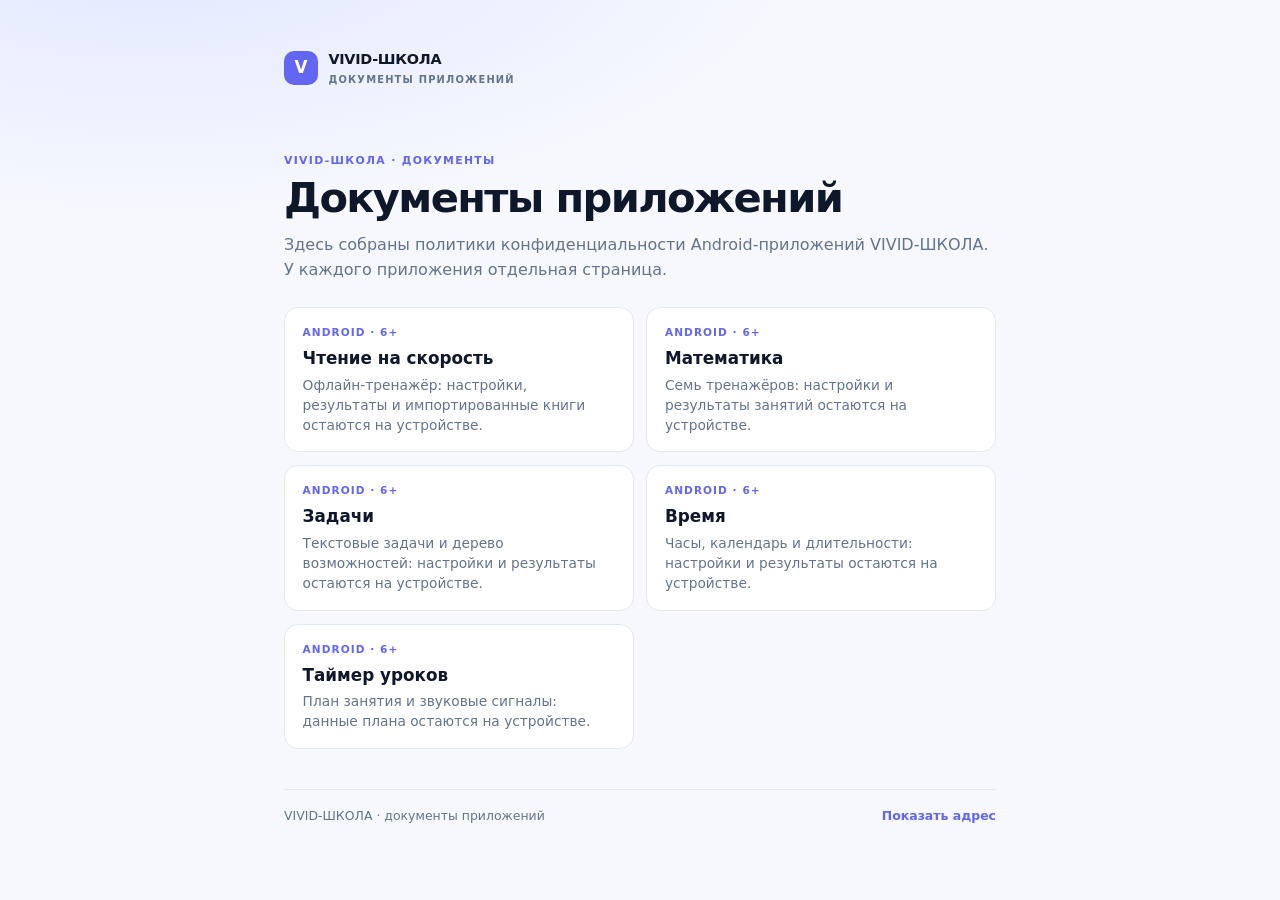
<file: index.html>
<!doctype html>
<html lang="ru">
<head>
  <meta charset="utf-8">
  <meta name="viewport" content="width=device-width,initial-scale=1">
  <meta name="theme-color" content="#6366f1">
  <meta name="color-scheme" content="light dark">
  <title>Документы приложений — VIVID-ШКОЛА</title>
  <meta name="description" content="Политики конфиденциальности Android-приложений VIVID-ШКОЛА: локальные данные, офлайн-работа и отсутствие сбора данных.">
  <link rel="canonical" href="https://vividlyvividlife.github.io/vivid-apps-legal/">
  <link rel="icon" href="assets/favicon.svg" type="image/svg+xml">
  <link rel="stylesheet" href="assets/styles.css">
  <script src="assets/email.js" defer></script>
</head>
<body>
  <a class="skip" href="#content">К содержанию</a>

  <div class="wrap">
    <header class="top">
      <a class="brand" href="./" aria-label="Документы приложений VIVID-ШКОЛА">
        <span class="brand-mark" aria-hidden="true">V</span>
        <span class="brand-text">
          <b>VIVID-ШКОЛА</b>
          <small>документы приложений</small>
        </span>
      </a>
    </header>

    <main id="content">
      <div class="kicker">VIVID-ШКОЛА · документы</div>
      <h1>Документы приложений</h1>
      <p class="lead">
        Здесь собраны политики конфиденциальности Android-приложений VIVID-ШКОЛА.
        У каждого приложения отдельная страница.
      </p>

      <nav class="docs" aria-label="Политики приложений">
        <a class="doc" href="speed-reading/">
          <span class="doc-tag">Android · 6+</span>
          <b>Чтение на скорость</b>
          <span>Офлайн-тренажёр: настройки, результаты и импортированные книги остаются на устройстве.</span>
        </a>
        <a class="doc" href="math/">
          <span class="doc-tag">Android · 6+</span>
          <b>Математика</b>
          <span>Семь тренажёров: настройки и результаты занятий остаются на устройстве.</span>
        </a>
        <a class="doc" href="tasks/">
          <span class="doc-tag">Android · 6+</span>
          <b>Задачи</b>
          <span>Текстовые задачи и дерево возможностей: настройки и результаты остаются на устройстве.</span>
        </a>
        <a class="doc" href="time/">
          <span class="doc-tag">Android · 6+</span>
          <b>Время</b>
          <span>Часы, календарь и длительности: настройки и результаты остаются на устройстве.</span>
        </a>
        <a class="doc" href="lesson-timer/">
          <span class="doc-tag">Android · 6+</span>
          <b>Таймер уроков</b>
          <span>План занятия и звуковые сигналы: данные плана остаются на устройстве.</span>
        </a>
      </nav>
    </main>

    <footer class="foot">
      <span>VIVID-ШКОЛА · документы приложений</span>
      <button
        class="email-reveal"
        type="button"
        data-mail-user="dml2aWRseS52aXZpZGxpZmU="
        data-mail-domain="Z21haWwuY29t"
        aria-label="Показать адрес электронной почты"
      >Показать адрес</button>
    </footer>
  </div>
</body>
</html>
</file>
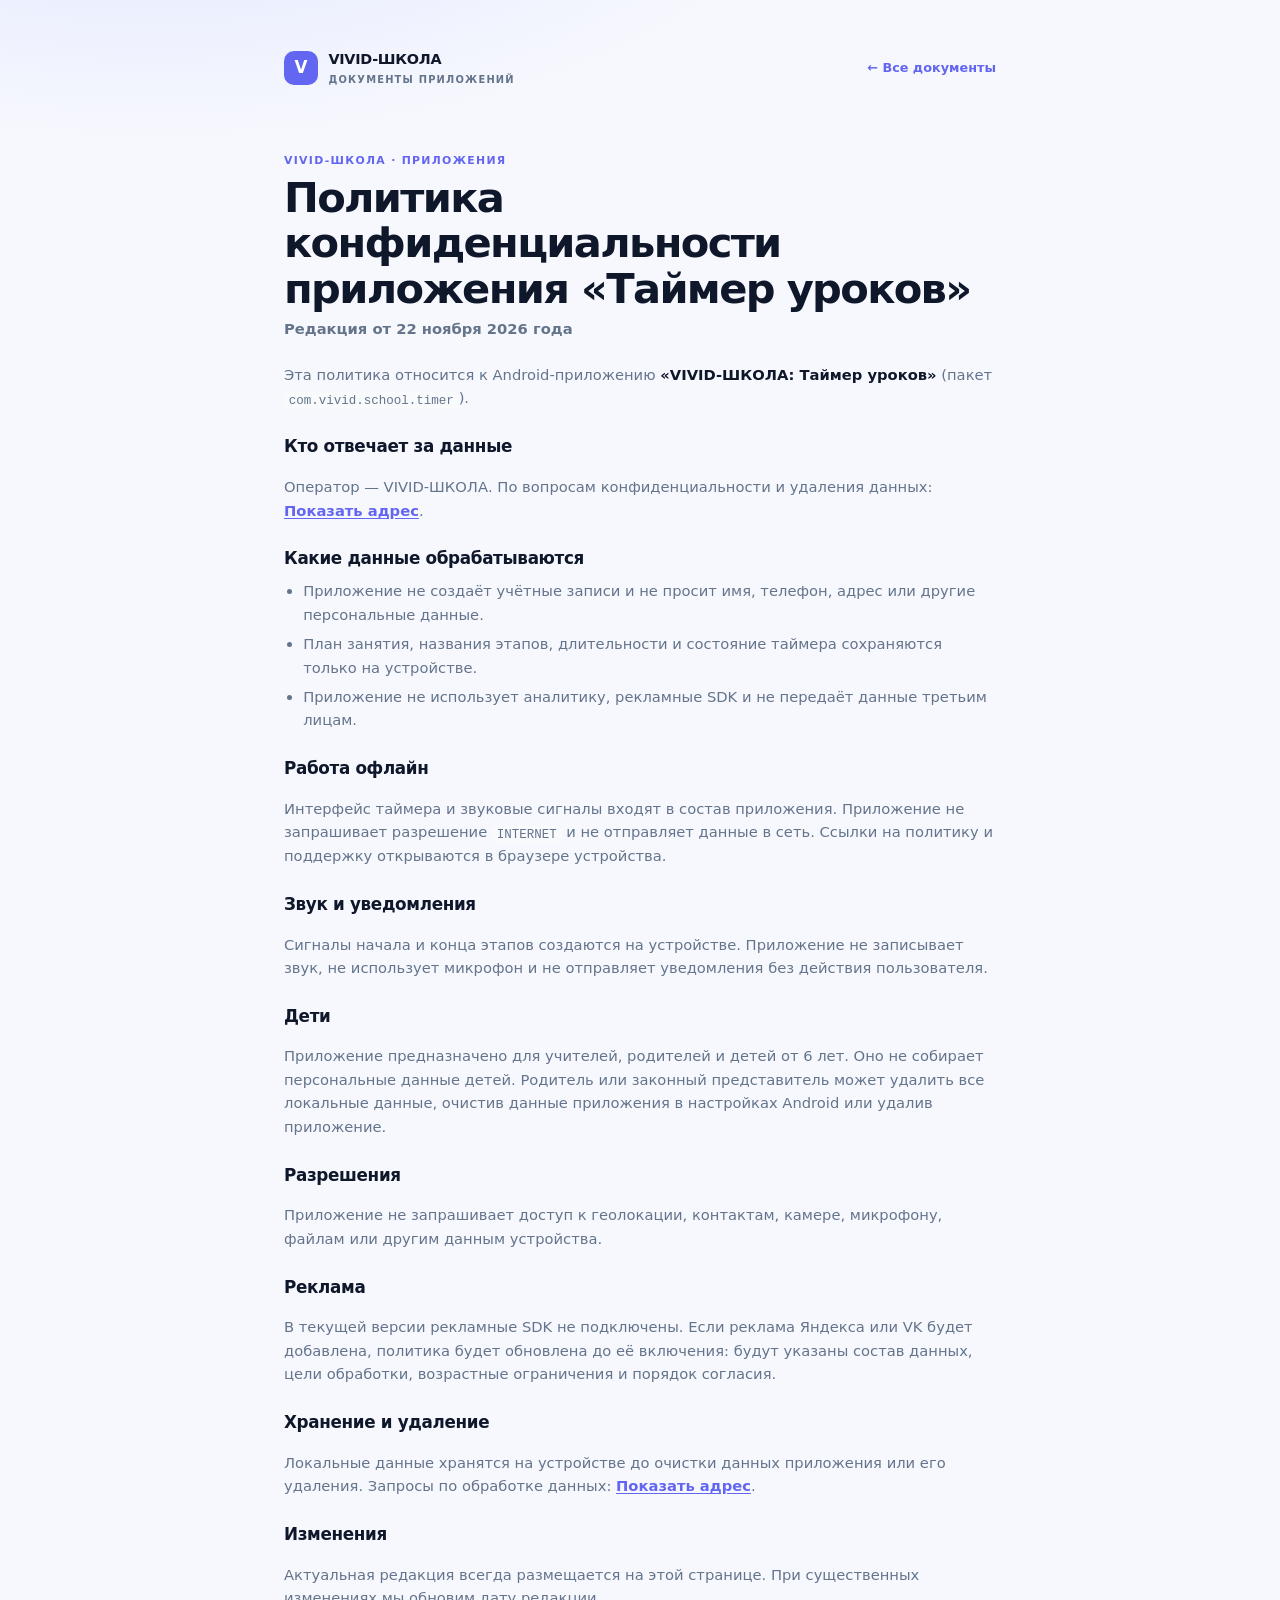
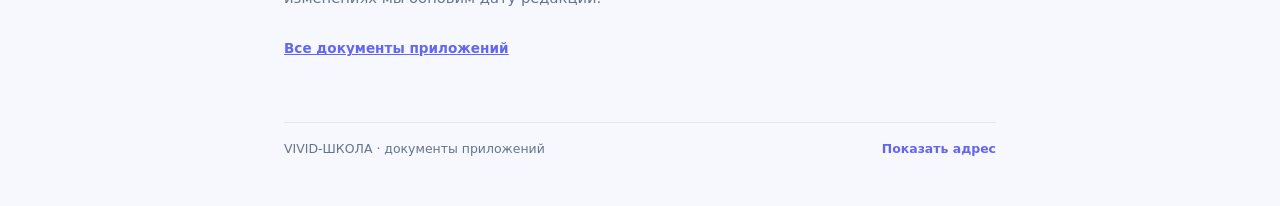
<file: lesson-timer/index.html>
<!doctype html>
<html lang="ru">
<head>
  <meta charset="utf-8">
  <meta name="viewport" content="width=device-width,initial-scale=1">
  <meta name="theme-color" content="#6366f1">
  <meta name="color-scheme" content="light dark">
  <title>Политика конфиденциальности приложения «Таймер уроков» — VIVID-ШКОЛА</title>
  <meta name="description" content="Политика конфиденциальности Android-приложения VIVID-ШКОЛА: Таймер уроков: локальный план занятий, работа офлайн, отсутствие сбора данных.">
  <link rel="canonical" href="https://vividlyvividlife.github.io/vivid-apps-legal/lesson-timer/">
  <link rel="icon" href="../assets/favicon.svg" type="image/svg+xml">
  <link rel="stylesheet" href="../assets/styles.css">
  <script src="../assets/email.js" defer></script>
</head>
<body>
  <a class="skip" href="#content">К содержанию</a>

  <div class="wrap">
    <header class="top">
      <a class="brand" href="../" aria-label="Документы приложений VIVID-ШКОЛА">
        <span class="brand-mark" aria-hidden="true">V</span>
        <span class="brand-text">
          <b>VIVID-ШКОЛА</b>
          <small>документы приложений</small>
        </span>
      </a>
      <a class="back" href="../">← Все документы</a>
    </header>

    <main id="content">
      <article class="doc-page">
        <div class="kicker">VIVID-ШКОЛА · приложения</div>
        <h1>Политика конфиденциальности приложения «Таймер уроков»</h1>
        <p class="doc-date">Редакция от 22 ноября 2026 года</p>

        <p>
          Эта политика относится к Android-приложению
          <b>«VIVID-ШКОЛА: Таймер уроков»</b>
          (пакет <code>com.vivid.school.timer</code>).
        </p>

        <h2>Кто отвечает за данные</h2>
        <p>
          Оператор — VIVID-ШКОЛА. По вопросам конфиденциальности и удаления данных:
          <button
            class="email-reveal"
            type="button"
            data-mail-user="dml2aWRseS52aXZpZGxpZmU="
            data-mail-domain="Z21haWwuY29t"
            aria-label="Показать адрес электронной почты"
          >Показать адрес</button>.
        </p>

        <h2>Какие данные обрабатываются</h2>
        <ul>
          <li>Приложение не создаёт учётные записи и не просит имя, телефон, адрес или другие персональные данные.</li>
          <li>План занятия, названия этапов, длительности и состояние таймера сохраняются только на устройстве.</li>
          <li>Приложение не использует аналитику, рекламные SDK и не передаёт данные третьим лицам.</li>
        </ul>

        <h2>Работа офлайн</h2>
        <p>
          Интерфейс таймера и звуковые сигналы входят в состав приложения. Приложение не
          запрашивает разрешение <code>INTERNET</code> и не отправляет данные в сеть. Ссылки на
          политику и поддержку открываются в браузере устройства.
        </p>

        <h2>Звук и уведомления</h2>
        <p>
          Сигналы начала и конца этапов создаются на устройстве. Приложение не записывает звук,
          не использует микрофон и не отправляет уведомления без действия пользователя.
        </p>

        <h2>Дети</h2>
        <p>
          Приложение предназначено для учителей, родителей и детей от 6 лет. Оно не собирает
          персональные данные детей. Родитель или законный представитель может удалить все
          локальные данные, очистив данные приложения в настройках Android или удалив приложение.
        </p>

        <h2>Разрешения</h2>
        <p>
          Приложение не запрашивает доступ к геолокации, контактам, камере, микрофону,
          файлам или другим данным устройства.
        </p>

        <h2>Реклама</h2>
        <p>
          В текущей версии рекламные SDK не подключены. Если реклама Яндекса или VK будет
          добавлена, политика будет обновлена до её включения: будут указаны состав данных,
          цели обработки, возрастные ограничения и порядок согласия.
        </p>

        <h2>Хранение и удаление</h2>
        <p>
          Локальные данные хранятся на устройстве до очистки данных приложения или его удаления.
          Запросы по обработке данных:
          <button
            class="email-reveal"
            type="button"
            data-mail-user="dml2aWRseS52aXZpZGxpZmU="
            data-mail-domain="Z21haWwuY29t"
            aria-label="Показать адрес электронной почты"
          >Показать адрес</button>.
        </p>

        <h2>Изменения</h2>
        <p>
          Актуальная редакция всегда размещается на этой странице. При существенных изменениях
          мы обновим дату редакции.
        </p>

        <p class="doc-foot"><a href="../">Все документы приложений</a></p>
      </article>
    </main>

    <footer class="foot">
      <span>VIVID-ШКОЛА · документы приложений</span>
      <button
        class="email-reveal"
        type="button"
        data-mail-user="dml2aWRseS52aXZpZGxpZmU="
        data-mail-domain="Z21haWwuY29t"
        aria-label="Показать адрес электронной почты"
      >Показать адрес</button>
    </footer>
  </div>
</body>
</html>
</file>
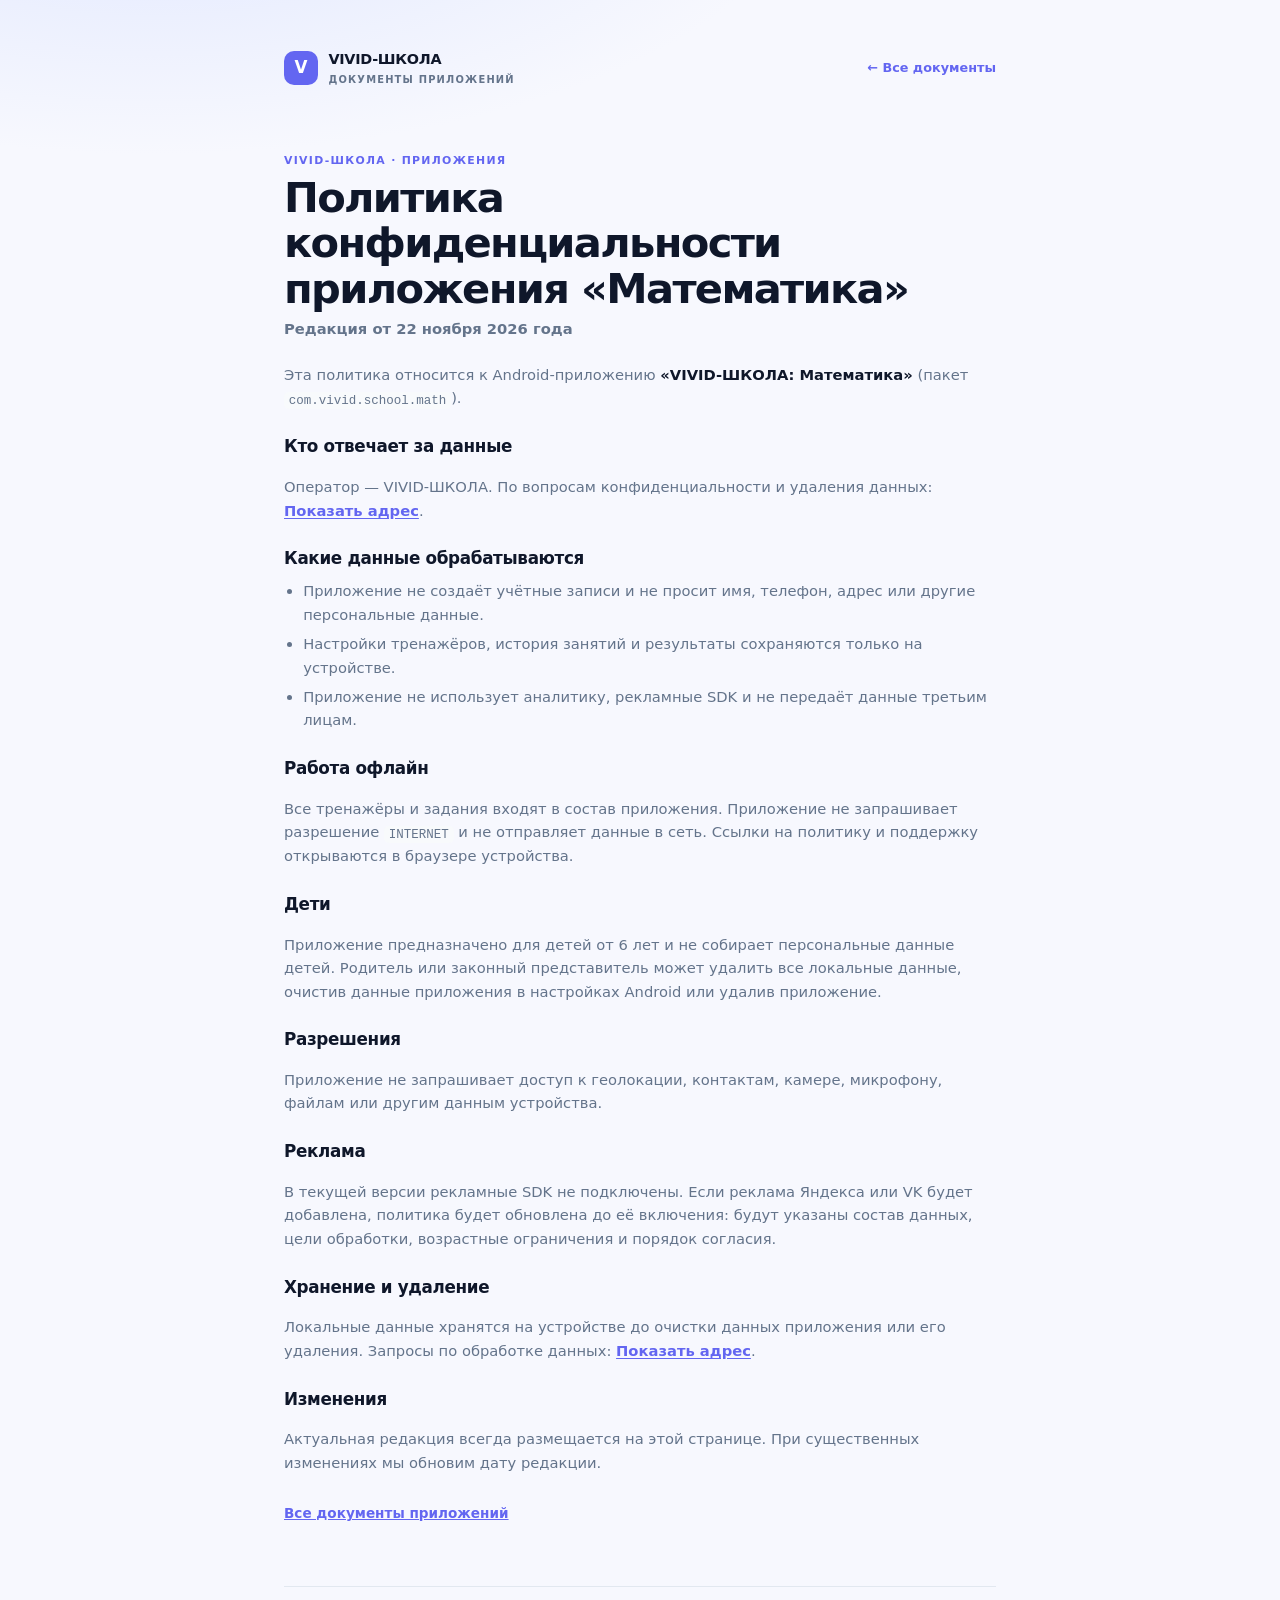
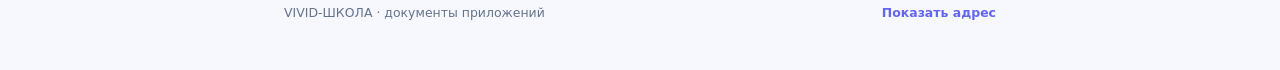
<file: math/index.html>
<!doctype html>
<html lang="ru">
<head>
  <meta charset="utf-8">
  <meta name="viewport" content="width=device-width,initial-scale=1">
  <meta name="theme-color" content="#6366f1">
  <meta name="color-scheme" content="light dark">
  <title>Политика конфиденциальности приложения «Математика» — VIVID-ШКОЛА</title>
  <meta name="description" content="Политика конфиденциальности Android-приложения VIVID-ШКОЛА: Математика: локальные настройки и результаты, работа офлайн, отсутствие сбора данных.">
  <link rel="canonical" href="https://vividlyvividlife.github.io/vivid-apps-legal/math/">
  <link rel="icon" href="../assets/favicon.svg" type="image/svg+xml">
  <link rel="stylesheet" href="../assets/styles.css">
  <script src="../assets/email.js" defer></script>
</head>
<body>
  <a class="skip" href="#content">К содержанию</a>

  <div class="wrap">
    <header class="top">
      <a class="brand" href="../" aria-label="Документы приложений VIVID-ШКОЛА">
        <span class="brand-mark" aria-hidden="true">V</span>
        <span class="brand-text">
          <b>VIVID-ШКОЛА</b>
          <small>документы приложений</small>
        </span>
      </a>
      <a class="back" href="../">← Все документы</a>
    </header>

    <main id="content">
      <article class="doc-page">
        <div class="kicker">VIVID-ШКОЛА · приложения</div>
        <h1>Политика конфиденциальности приложения «Математика»</h1>
        <p class="doc-date">Редакция от 22 ноября 2026 года</p>

        <p>
          Эта политика относится к Android-приложению
          <b>«VIVID-ШКОЛА: Математика»</b>
          (пакет <code>com.vivid.school.math</code>).
        </p>

        <h2>Кто отвечает за данные</h2>
        <p>
          Оператор — VIVID-ШКОЛА. По вопросам конфиденциальности и удаления данных:
          <button
            class="email-reveal"
            type="button"
            data-mail-user="dml2aWRseS52aXZpZGxpZmU="
            data-mail-domain="Z21haWwuY29t"
            aria-label="Показать адрес электронной почты"
          >Показать адрес</button>.
        </p>

        <h2>Какие данные обрабатываются</h2>
        <ul>
          <li>Приложение не создаёт учётные записи и не просит имя, телефон, адрес или другие персональные данные.</li>
          <li>Настройки тренажёров, история занятий и результаты сохраняются только на устройстве.</li>
          <li>Приложение не использует аналитику, рекламные SDK и не передаёт данные третьим лицам.</li>
        </ul>

        <h2>Работа офлайн</h2>
        <p>
          Все тренажёры и задания входят в состав приложения. Приложение не запрашивает
          разрешение <code>INTERNET</code> и не отправляет данные в сеть. Ссылки на политику и
          поддержку открываются в браузере устройства.
        </p>

        <h2>Дети</h2>
        <p>
          Приложение предназначено для детей от 6 лет и не собирает персональные данные детей.
          Родитель или законный представитель может удалить все локальные данные, очистив данные
          приложения в настройках Android или удалив приложение.
        </p>

        <h2>Разрешения</h2>
        <p>
          Приложение не запрашивает доступ к геолокации, контактам, камере, микрофону,
          файлам или другим данным устройства.
        </p>

        <h2>Реклама</h2>
        <p>
          В текущей версии рекламные SDK не подключены. Если реклама Яндекса или VK будет
          добавлена, политика будет обновлена до её включения: будут указаны состав данных,
          цели обработки, возрастные ограничения и порядок согласия.
        </p>

        <h2>Хранение и удаление</h2>
        <p>
          Локальные данные хранятся на устройстве до очистки данных приложения или его удаления.
          Запросы по обработке данных:
          <button
            class="email-reveal"
            type="button"
            data-mail-user="dml2aWRseS52aXZpZGxpZmU="
            data-mail-domain="Z21haWwuY29t"
            aria-label="Показать адрес электронной почты"
          >Показать адрес</button>.
        </p>

        <h2>Изменения</h2>
        <p>
          Актуальная редакция всегда размещается на этой странице. При существенных изменениях
          мы обновим дату редакции.
        </p>

        <p class="doc-foot"><a href="../">Все документы приложений</a></p>
      </article>
    </main>

    <footer class="foot">
      <span>VIVID-ШКОЛА · документы приложений</span>
      <button
        class="email-reveal"
        type="button"
        data-mail-user="dml2aWRseS52aXZpZGxpZmU="
        data-mail-domain="Z21haWwuY29t"
        aria-label="Показать адрес электронной почты"
      >Показать адрес</button>
    </footer>
  </div>
</body>
</html>
</file>
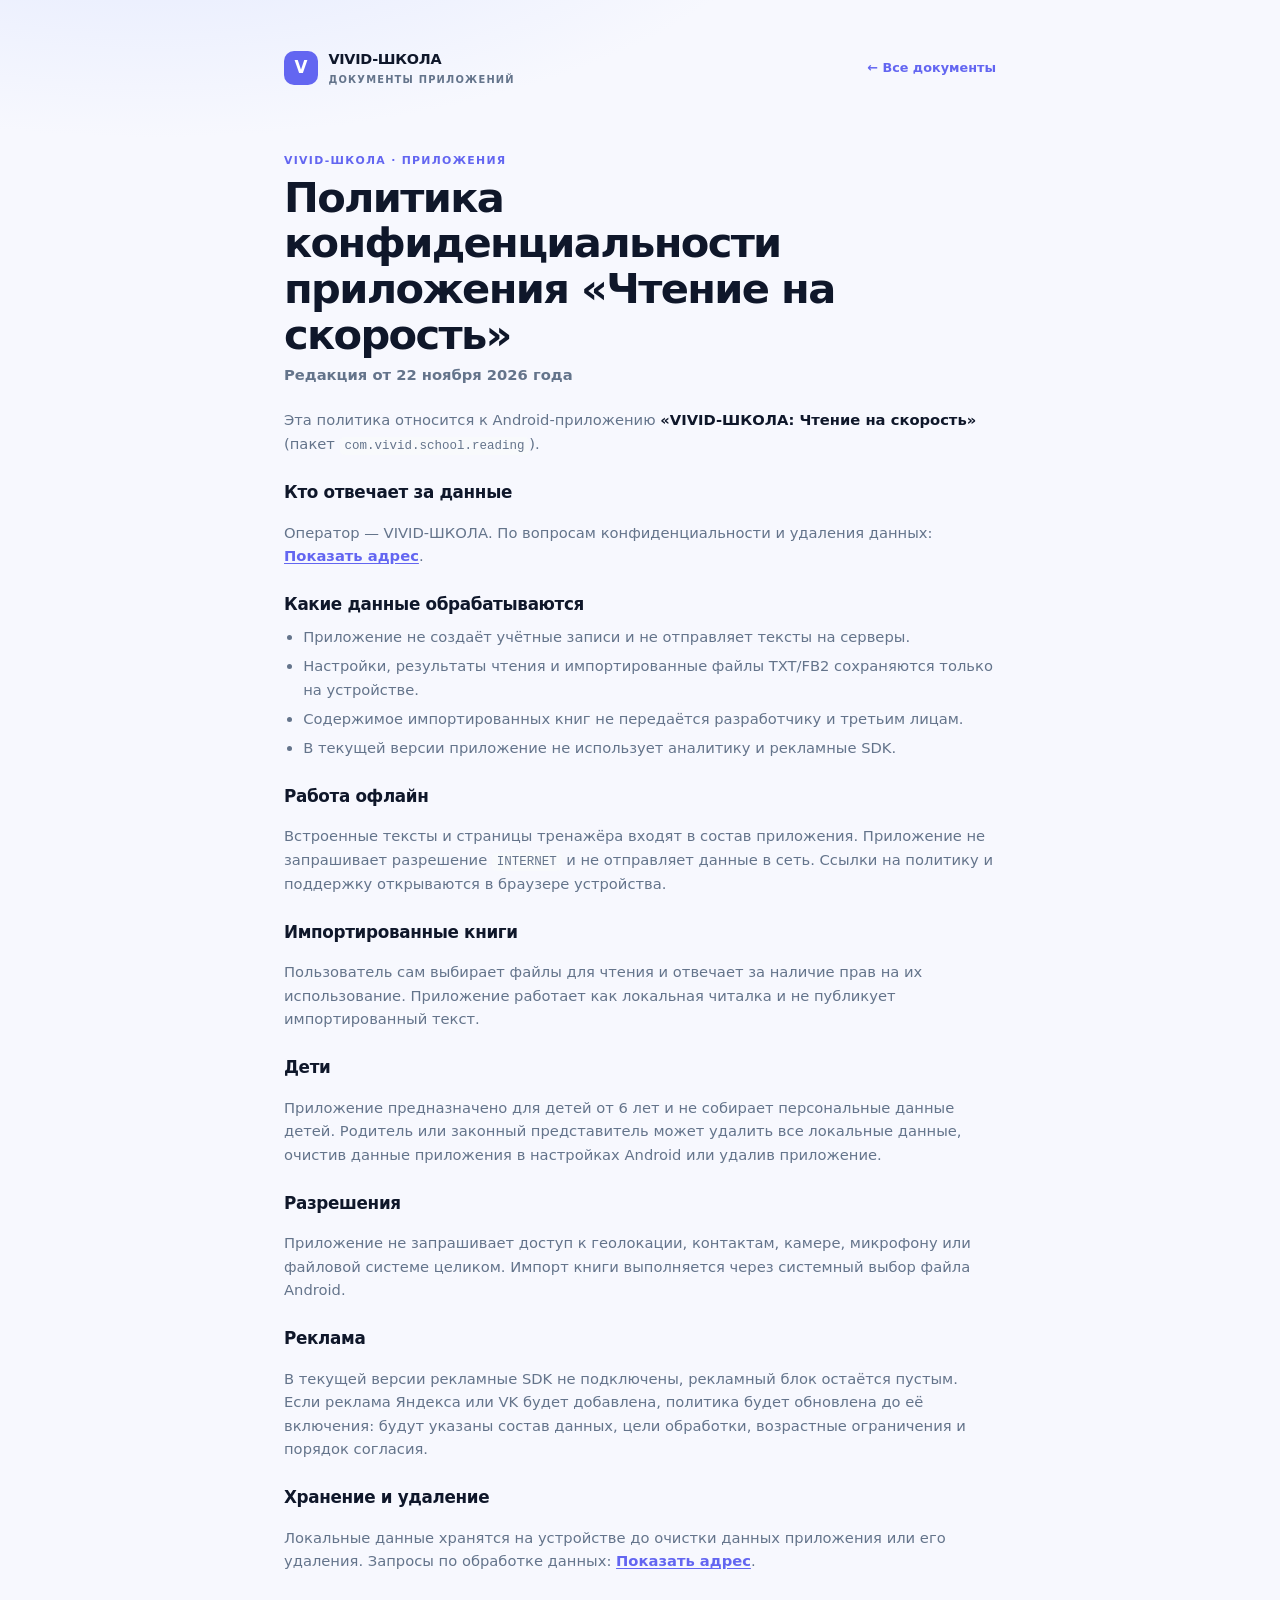
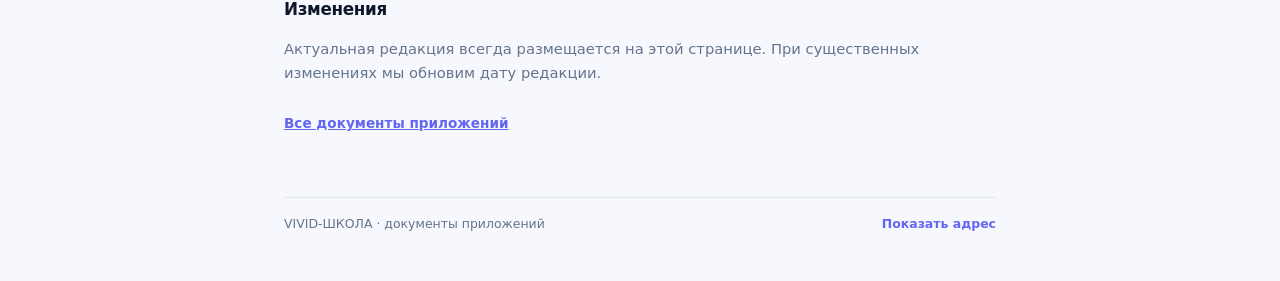
<file: speed-reading/index.html>
<!doctype html>
<html lang="ru">
<head>
  <meta charset="utf-8">
  <meta name="viewport" content="width=device-width,initial-scale=1">
  <meta name="theme-color" content="#6366f1">
  <meta name="color-scheme" content="light dark">
  <title>Политика конфиденциальности приложения «Чтение на скорость» — VIVID-ШКОЛА</title>
  <meta name="description" content="Политика конфиденциальности Android-приложения VIVID-ШКОЛА: Чтение на скорость: локальные данные, импорт TXT/FB2, работа офлайн и отсутствие сбора данных.">
  <link rel="canonical" href="https://vividlyvividlife.github.io/vivid-apps-legal/speed-reading/">
  <link rel="icon" href="../assets/favicon.svg" type="image/svg+xml">
  <link rel="stylesheet" href="../assets/styles.css">
  <script src="../assets/email.js" defer></script>
</head>
<body>
  <a class="skip" href="#content">К содержанию</a>

  <div class="wrap">
    <header class="top">
      <a class="brand" href="../" aria-label="Документы приложений VIVID-ШКОЛА">
        <span class="brand-mark" aria-hidden="true">V</span>
        <span class="brand-text">
          <b>VIVID-ШКОЛА</b>
          <small>документы приложений</small>
        </span>
      </a>
      <a class="back" href="../">← Все документы</a>
    </header>

    <main id="content">
      <article class="doc-page">
        <div class="kicker">VIVID-ШКОЛА · приложения</div>
        <h1>Политика конфиденциальности приложения «Чтение на скорость»</h1>
        <p class="doc-date">Редакция от 22 ноября 2026 года</p>

        <p>
          Эта политика относится к Android-приложению
          <b>«VIVID-ШКОЛА: Чтение на скорость»</b>
          (пакет <code>com.vivid.school.reading</code>).
        </p>

        <h2>Кто отвечает за данные</h2>
        <p>
          Оператор — VIVID-ШКОЛА. По вопросам конфиденциальности и удаления данных:
          <button
            class="email-reveal"
            type="button"
            data-mail-user="dml2aWRseS52aXZpZGxpZmU="
            data-mail-domain="Z21haWwuY29t"
            aria-label="Показать адрес электронной почты"
          >Показать адрес</button>.
        </p>

        <h2>Какие данные обрабатываются</h2>
        <ul>
          <li>Приложение не создаёт учётные записи и не отправляет тексты на серверы.</li>
          <li>Настройки, результаты чтения и импортированные файлы TXT/FB2 сохраняются только на устройстве.</li>
          <li>Содержимое импортированных книг не передаётся разработчику и третьим лицам.</li>
          <li>В текущей версии приложение не использует аналитику и рекламные SDK.</li>
        </ul>

        <h2>Работа офлайн</h2>
        <p>
          Встроенные тексты и страницы тренажёра входят в состав приложения. Приложение не
          запрашивает разрешение <code>INTERNET</code> и не отправляет данные в сеть. Ссылки на
          политику и поддержку открываются в браузере устройства.
        </p>

        <h2>Импортированные книги</h2>
        <p>
          Пользователь сам выбирает файлы для чтения и отвечает за наличие прав на их использование.
          Приложение работает как локальная читалка и не публикует импортированный текст.
        </p>

        <h2>Дети</h2>
        <p>
          Приложение предназначено для детей от 6 лет и не собирает персональные данные детей.
          Родитель или законный представитель может удалить все локальные данные, очистив данные
          приложения в настройках Android или удалив приложение.
        </p>

        <h2>Разрешения</h2>
        <p>
          Приложение не запрашивает доступ к геолокации, контактам, камере, микрофону или файловой
          системе целиком. Импорт книги выполняется через системный выбор файла Android.
        </p>

        <h2>Реклама</h2>
        <p>
          В текущей версии рекламные SDK не подключены, рекламный блок остаётся пустым. Если
          реклама Яндекса или VK будет добавлена, политика будет обновлена до её включения:
          будут указаны состав данных, цели обработки, возрастные ограничения и порядок согласия.
        </p>

        <h2>Хранение и удаление</h2>
        <p>
          Локальные данные хранятся на устройстве до очистки данных приложения или его удаления.
          Запросы по обработке данных:
          <button
            class="email-reveal"
            type="button"
            data-mail-user="dml2aWRseS52aXZpZGxpZmU="
            data-mail-domain="Z21haWwuY29t"
            aria-label="Показать адрес электронной почты"
          >Показать адрес</button>.
        </p>

        <h2>Изменения</h2>
        <p>
          Актуальная редакция всегда размещается на этой странице. При существенных изменениях
          мы обновим дату редакции.
        </p>

        <p class="doc-foot"><a href="../">Все документы приложений</a></p>
      </article>
    </main>

    <footer class="foot">
      <span>VIVID-ШКОЛА · документы приложений</span>
      <button
        class="email-reveal"
        type="button"
        data-mail-user="dml2aWRseS52aXZpZGxpZmU="
        data-mail-domain="Z21haWwuY29t"
        aria-label="Показать адрес электронной почты"
      >Показать адрес</button>
    </footer>
  </div>
</body>
</html>
</file>
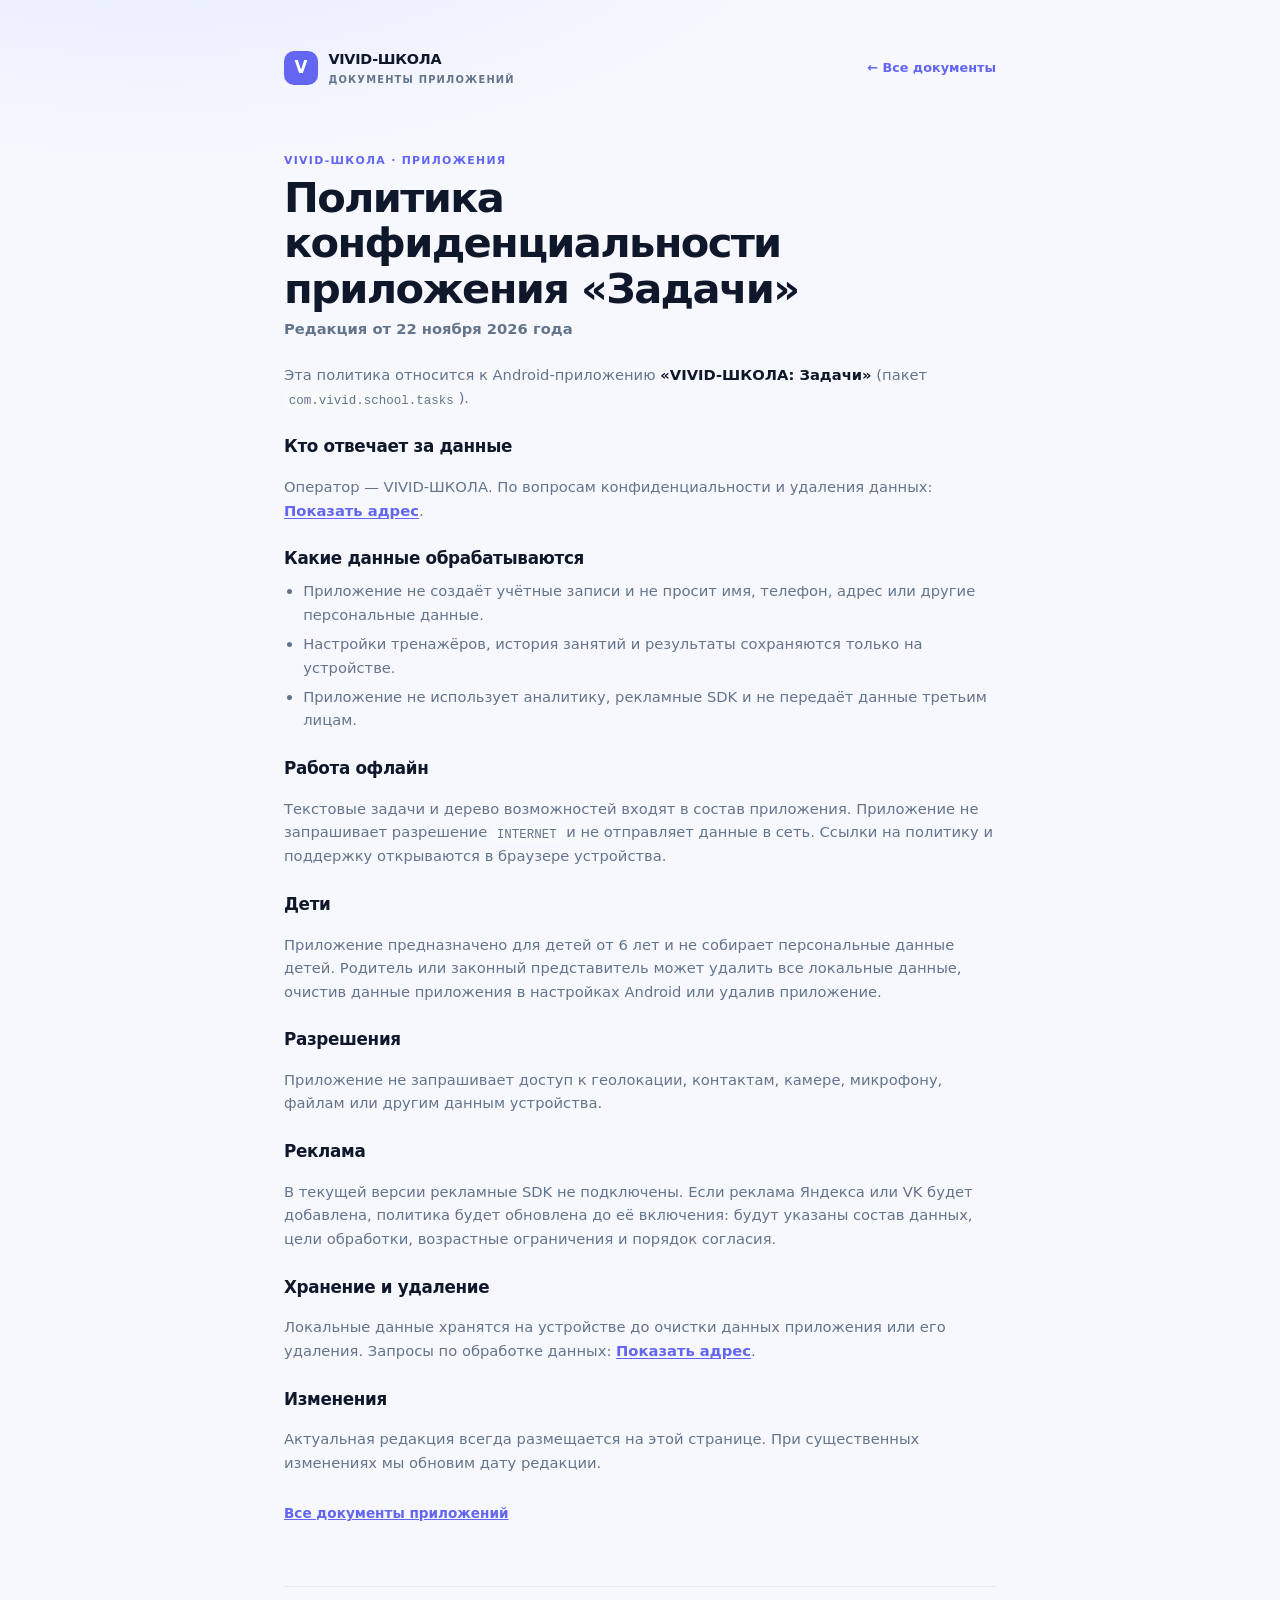
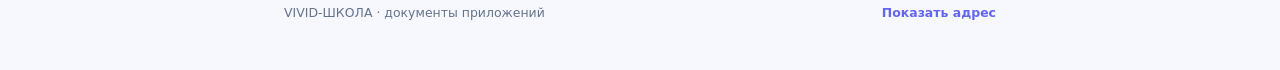
<file: tasks/index.html>
<!doctype html>
<html lang="ru">
<head>
  <meta charset="utf-8">
  <meta name="viewport" content="width=device-width,initial-scale=1">
  <meta name="theme-color" content="#6366f1">
  <meta name="color-scheme" content="light dark">
  <title>Политика конфиденциальности приложения «Задачи» — VIVID-ШКОЛА</title>
  <meta name="description" content="Политика конфиденциальности Android-приложения VIVID-ШКОЛА: Задачи: локальные настройки и результаты, работа офлайн, отсутствие сбора данных.">
  <link rel="canonical" href="https://vividlyvividlife.github.io/vivid-apps-legal/tasks/">
  <link rel="icon" href="../assets/favicon.svg" type="image/svg+xml">
  <link rel="stylesheet" href="../assets/styles.css">
  <script src="../assets/email.js" defer></script>
</head>
<body>
  <a class="skip" href="#content">К содержанию</a>

  <div class="wrap">
    <header class="top">
      <a class="brand" href="../" aria-label="Документы приложений VIVID-ШКОЛА">
        <span class="brand-mark" aria-hidden="true">V</span>
        <span class="brand-text">
          <b>VIVID-ШКОЛА</b>
          <small>документы приложений</small>
        </span>
      </a>
      <a class="back" href="../">← Все документы</a>
    </header>

    <main id="content">
      <article class="doc-page">
        <div class="kicker">VIVID-ШКОЛА · приложения</div>
        <h1>Политика конфиденциальности приложения «Задачи»</h1>
        <p class="doc-date">Редакция от 22 ноября 2026 года</p>

        <p>
          Эта политика относится к Android-приложению
          <b>«VIVID-ШКОЛА: Задачи»</b>
          (пакет <code>com.vivid.school.tasks</code>).
        </p>

        <h2>Кто отвечает за данные</h2>
        <p>
          Оператор — VIVID-ШКОЛА. По вопросам конфиденциальности и удаления данных:
          <button
            class="email-reveal"
            type="button"
            data-mail-user="dml2aWRseS52aXZpZGxpZmU="
            data-mail-domain="Z21haWwuY29t"
            aria-label="Показать адрес электронной почты"
          >Показать адрес</button>.
        </p>

        <h2>Какие данные обрабатываются</h2>
        <ul>
          <li>Приложение не создаёт учётные записи и не просит имя, телефон, адрес или другие персональные данные.</li>
          <li>Настройки тренажёров, история занятий и результаты сохраняются только на устройстве.</li>
          <li>Приложение не использует аналитику, рекламные SDK и не передаёт данные третьим лицам.</li>
        </ul>

        <h2>Работа офлайн</h2>
        <p>
          Текстовые задачи и дерево возможностей входят в состав приложения. Приложение не
          запрашивает разрешение <code>INTERNET</code> и не отправляет данные в сеть. Ссылки на
          политику и поддержку открываются в браузере устройства.
        </p>

        <h2>Дети</h2>
        <p>
          Приложение предназначено для детей от 6 лет и не собирает персональные данные детей.
          Родитель или законный представитель может удалить все локальные данные, очистив данные
          приложения в настройках Android или удалив приложение.
        </p>

        <h2>Разрешения</h2>
        <p>
          Приложение не запрашивает доступ к геолокации, контактам, камере, микрофону,
          файлам или другим данным устройства.
        </p>

        <h2>Реклама</h2>
        <p>
          В текущей версии рекламные SDK не подключены. Если реклама Яндекса или VK будет
          добавлена, политика будет обновлена до её включения: будут указаны состав данных,
          цели обработки, возрастные ограничения и порядок согласия.
        </p>

        <h2>Хранение и удаление</h2>
        <p>
          Локальные данные хранятся на устройстве до очистки данных приложения или его удаления.
          Запросы по обработке данных:
          <button
            class="email-reveal"
            type="button"
            data-mail-user="dml2aWRseS52aXZpZGxpZmU="
            data-mail-domain="Z21haWwuY29t"
            aria-label="Показать адрес электронной почты"
          >Показать адрес</button>.
        </p>

        <h2>Изменения</h2>
        <p>
          Актуальная редакция всегда размещается на этой странице. При существенных изменениях
          мы обновим дату редакции.
        </p>

        <p class="doc-foot"><a href="../">Все документы приложений</a></p>
      </article>
    </main>

    <footer class="foot">
      <span>VIVID-ШКОЛА · документы приложений</span>
      <button
        class="email-reveal"
        type="button"
        data-mail-user="dml2aWRseS52aXZpZGxpZmU="
        data-mail-domain="Z21haWwuY29t"
        aria-label="Показать адрес электронной почты"
      >Показать адрес</button>
    </footer>
  </div>
</body>
</html>
</file>
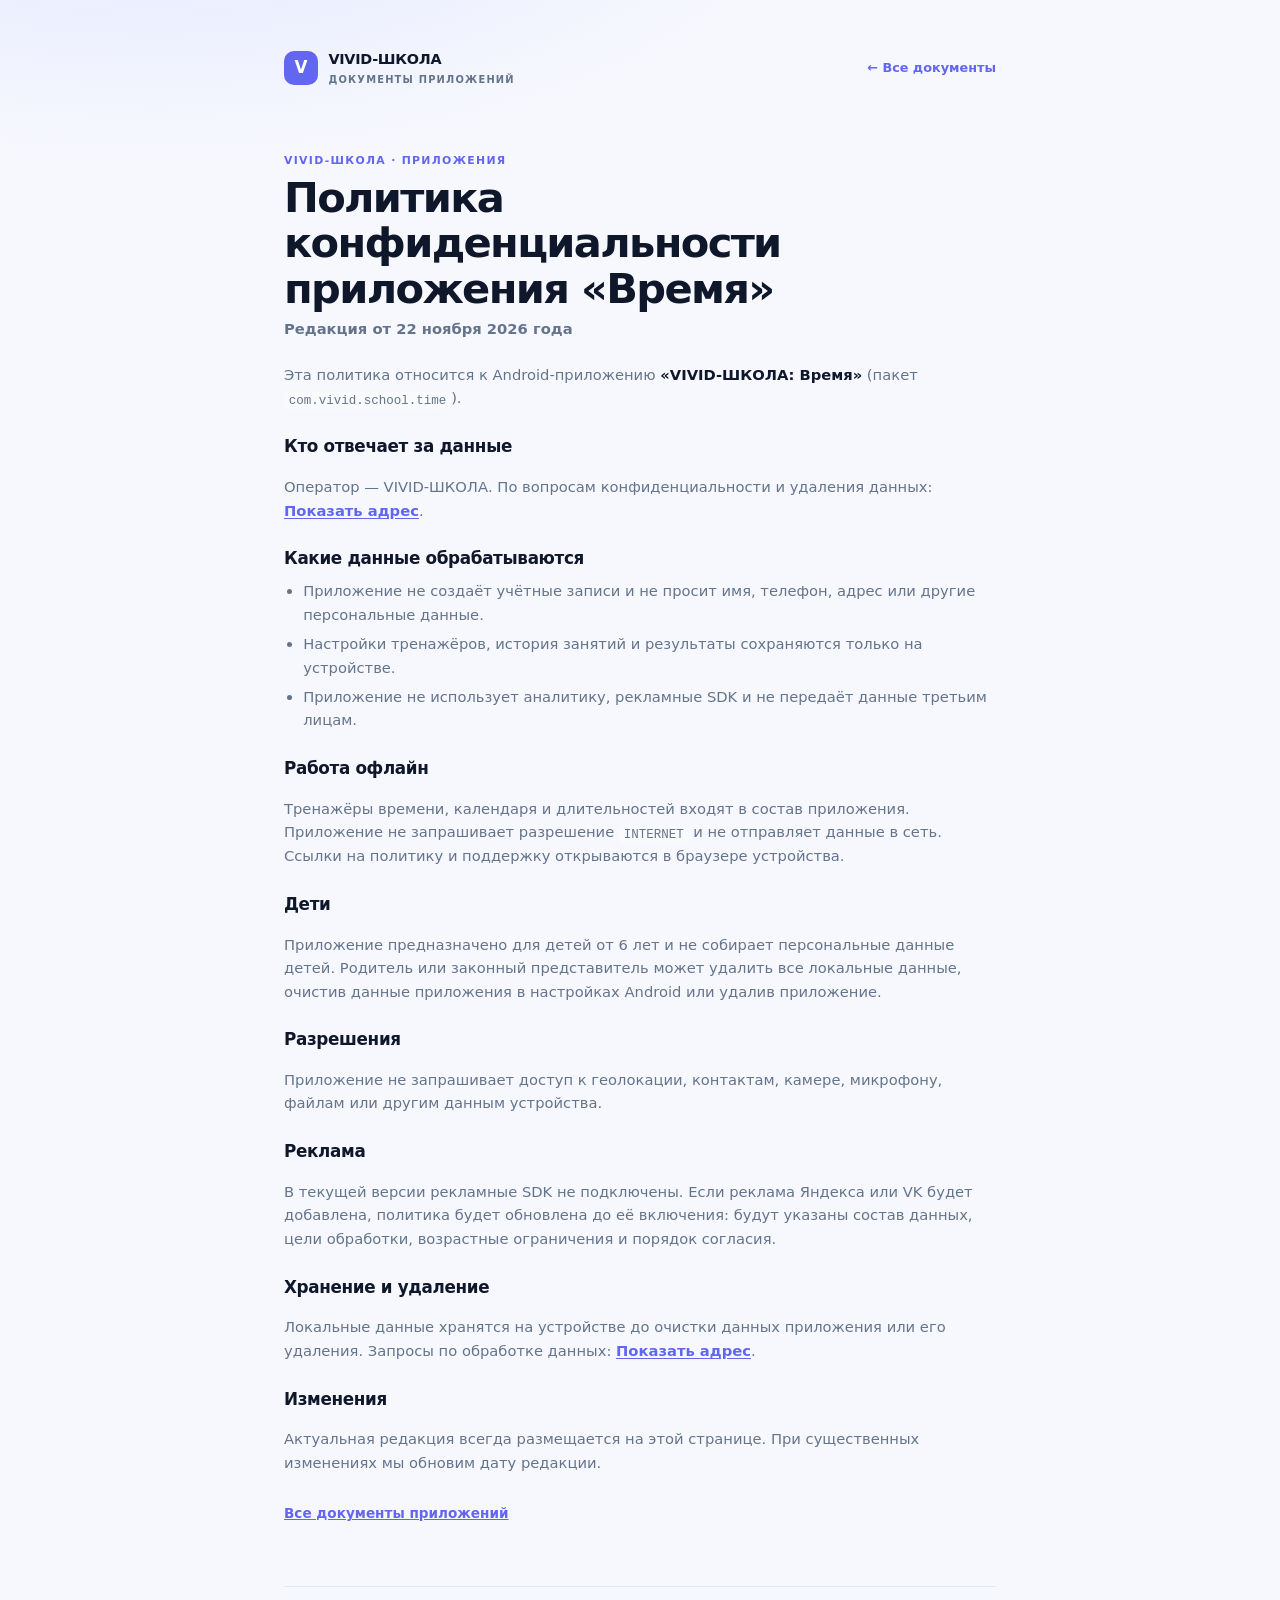
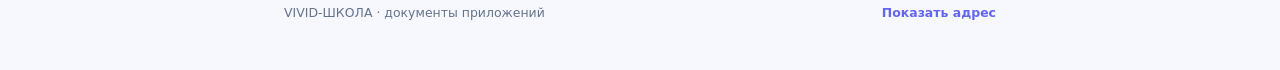
<file: time/index.html>
<!doctype html>
<html lang="ru">
<head>
  <meta charset="utf-8">
  <meta name="viewport" content="width=device-width,initial-scale=1">
  <meta name="theme-color" content="#6366f1">
  <meta name="color-scheme" content="light dark">
  <title>Политика конфиденциальности приложения «Время» — VIVID-ШКОЛА</title>
  <meta name="description" content="Политика конфиденциальности Android-приложения VIVID-ШКОЛА: Время: локальные настройки и результаты, работа офлайн, отсутствие сбора данных.">
  <link rel="canonical" href="https://vividlyvividlife.github.io/vivid-apps-legal/time/">
  <link rel="icon" href="../assets/favicon.svg" type="image/svg+xml">
  <link rel="stylesheet" href="../assets/styles.css">
  <script src="../assets/email.js" defer></script>
</head>
<body>
  <a class="skip" href="#content">К содержанию</a>

  <div class="wrap">
    <header class="top">
      <a class="brand" href="../" aria-label="Документы приложений VIVID-ШКОЛА">
        <span class="brand-mark" aria-hidden="true">V</span>
        <span class="brand-text">
          <b>VIVID-ШКОЛА</b>
          <small>документы приложений</small>
        </span>
      </a>
      <a class="back" href="../">← Все документы</a>
    </header>

    <main id="content">
      <article class="doc-page">
        <div class="kicker">VIVID-ШКОЛА · приложения</div>
        <h1>Политика конфиденциальности приложения «Время»</h1>
        <p class="doc-date">Редакция от 22 ноября 2026 года</p>

        <p>
          Эта политика относится к Android-приложению
          <b>«VIVID-ШКОЛА: Время»</b>
          (пакет <code>com.vivid.school.time</code>).
        </p>

        <h2>Кто отвечает за данные</h2>
        <p>
          Оператор — VIVID-ШКОЛА. По вопросам конфиденциальности и удаления данных:
          <button
            class="email-reveal"
            type="button"
            data-mail-user="dml2aWRseS52aXZpZGxpZmU="
            data-mail-domain="Z21haWwuY29t"
            aria-label="Показать адрес электронной почты"
          >Показать адрес</button>.
        </p>

        <h2>Какие данные обрабатываются</h2>
        <ul>
          <li>Приложение не создаёт учётные записи и не просит имя, телефон, адрес или другие персональные данные.</li>
          <li>Настройки тренажёров, история занятий и результаты сохраняются только на устройстве.</li>
          <li>Приложение не использует аналитику, рекламные SDK и не передаёт данные третьим лицам.</li>
        </ul>

        <h2>Работа офлайн</h2>
        <p>
          Тренажёры времени, календаря и длительностей входят в состав приложения. Приложение не
          запрашивает разрешение <code>INTERNET</code> и не отправляет данные в сеть. Ссылки на
          политику и поддержку открываются в браузере устройства.
        </p>

        <h2>Дети</h2>
        <p>
          Приложение предназначено для детей от 6 лет и не собирает персональные данные детей.
          Родитель или законный представитель может удалить все локальные данные, очистив данные
          приложения в настройках Android или удалив приложение.
        </p>

        <h2>Разрешения</h2>
        <p>
          Приложение не запрашивает доступ к геолокации, контактам, камере, микрофону,
          файлам или другим данным устройства.
        </p>

        <h2>Реклама</h2>
        <p>
          В текущей версии рекламные SDK не подключены. Если реклама Яндекса или VK будет
          добавлена, политика будет обновлена до её включения: будут указаны состав данных,
          цели обработки, возрастные ограничения и порядок согласия.
        </p>

        <h2>Хранение и удаление</h2>
        <p>
          Локальные данные хранятся на устройстве до очистки данных приложения или его удаления.
          Запросы по обработке данных:
          <button
            class="email-reveal"
            type="button"
            data-mail-user="dml2aWRseS52aXZpZGxpZmU="
            data-mail-domain="Z21haWwuY29t"
            aria-label="Показать адрес электронной почты"
          >Показать адрес</button>.
        </p>

        <h2>Изменения</h2>
        <p>
          Актуальная редакция всегда размещается на этой странице. При существенных изменениях
          мы обновим дату редакции.
        </p>

        <p class="doc-foot"><a href="../">Все документы приложений</a></p>
      </article>
    </main>

    <footer class="foot">
      <span>VIVID-ШКОЛА · документы приложений</span>
      <button
        class="email-reveal"
        type="button"
        data-mail-user="dml2aWRseS52aXZpZGxpZmU="
        data-mail-domain="Z21haWwuY29t"
        aria-label="Показать адрес электронной почты"
      >Показать адрес</button>
    </footer>
  </div>
</body>
</html>
</file>
<file: assets/styles.css>
*,
*::before,
*::after {
  box-sizing: border-box;
}

:root {
  color-scheme: light dark;
  --bg: #f7f8fe;
  --surface: #ffffff;
  --surface-2: #f8fafc;
  --ink: #0f172a;
  --muted: #64748b;
  --line: #e2e8f0;
  --brand: #6366f1;
  --brand-d: #4f46e5;
  --brand-soft: #eef2ff;
  --focus: #c7d2fe;
  --glow: #e0e7ff;
}

@media (prefers-color-scheme: dark) {
  :root {
    --bg: #0b1220;
    --surface: #111a2e;
    --surface-2: #0f172a;
    --ink: #e2e8f0;
    --muted: #94a3b8;
    --line: #24314d;
    --brand: #a5b4fc;
    --brand-d: #c7d2fe;
    --brand-soft: #172554;
    --focus: #3730a3;
    --glow: #1e1b4b;
  }
}

html {
  -webkit-text-size-adjust: 100%;
}

body {
  min-height: 100vh;
  margin: 0;
  background:
    radial-gradient(1100px 480px at 12% -8%, var(--glow), transparent 60%),
    var(--bg);
  color: var(--ink);
  font-family: "Nunito", "Segoe UI", system-ui, -apple-system, "Helvetica Neue", Arial, sans-serif;
  line-height: 1.6;
}

.wrap {
  max-width: 760px;
  margin: 0 auto;
  padding: clamp(1.2rem, 4vw, 3rem) clamp(1rem, 4vw, 1.5rem) 3rem;
}

.skip {
  position: absolute;
  left: -9999px;
  top: 0;
  padding: .5rem .8rem;
  border-radius: .5rem;
  background: var(--surface);
  color: var(--ink);
  font-weight: 800;
}

.skip:focus {
  left: 1rem;
  top: 1rem;
  z-index: 10;
}

a {
  color: var(--brand);
}

a:hover {
  color: var(--brand-d);
}

a:focus-visible {
  outline: 3px solid var(--focus);
  outline-offset: 2px;
  border-radius: 4px;
}

.email-reveal {
  display: inline;
  padding: 0;
  border: 0;
  background: none;
  color: var(--brand);
  font: inherit;
  font-weight: 700;
  text-decoration: underline;
  text-underline-offset: 2px;
  cursor: pointer;
}

.email-reveal:hover {
  color: var(--brand-d);
}

.email-reveal:focus-visible {
  outline: 3px solid var(--focus);
  outline-offset: 2px;
  border-radius: 4px;
}

.foot .email-reveal {
  text-decoration: none;
}

.top {
  display: flex;
  align-items: center;
  justify-content: space-between;
  gap: 1rem;
  margin-bottom: clamp(2rem, 6vw, 4rem);
}

.brand {
  display: inline-flex;
  align-items: center;
  gap: .65rem;
  color: var(--ink);
  text-decoration: none;
}

.brand-mark {
  display: grid;
  place-items: center;
  width: 34px;
  height: 34px;
  border-radius: 10px;
  background: var(--brand);
  color: #fff;
  font-size: 1.05rem;
  font-weight: 900;
  line-height: 1;
}

.brand-text {
  display: grid;
  gap: .05rem;
}

.brand-text b {
  font-size: .9rem;
  font-weight: 900;
  letter-spacing: -.02em;
}

.brand-text small {
  color: var(--muted);
  font-size: .62rem;
  font-weight: 800;
  letter-spacing: .12em;
  text-transform: uppercase;
}

.back {
  font-size: .8rem;
  font-weight: 800;
  text-decoration: none;
  white-space: nowrap;
}

.kicker {
  color: var(--brand);
  font-size: .68rem;
  font-weight: 900;
  letter-spacing: .12em;
  text-transform: uppercase;
}

h1 {
  margin: .35rem 0 .3rem;
  font-size: clamp(1.8rem, 4vw, 2.6rem);
  line-height: 1.1;
  letter-spacing: -.04em;
}

.lead {
  margin: .7rem 0 0;
  color: var(--muted);
  font-size: 1rem;
}

.docs {
  display: grid;
  grid-template-columns: repeat(auto-fit, minmax(260px, 1fr));
  gap: .8rem;
  margin: 1.5rem 0;
}

.doc {
  display: grid;
  gap: .25rem;
  padding: 1rem 1.1rem;
  border: 1px solid var(--line);
  border-radius: 14px;
  background: var(--surface);
  text-decoration: none;
  transition: border-color .15s, transform .15s;
}

.doc:hover {
  border-color: var(--brand);
  transform: translateY(-1px);
}

.doc-tag {
  color: var(--brand);
  font-size: .66rem;
  font-weight: 900;
  letter-spacing: .1em;
  text-transform: uppercase;
}

.doc b {
  color: var(--ink);
  font-size: 1.05rem;
}

.doc span:last-child {
  color: var(--muted);
  font-size: .86rem;
  line-height: 1.45;
}

.note {
  margin: 1.4rem 0 0;
  color: var(--muted);
  font-size: .82rem;
}

.doc-page {
  padding-bottom: .5rem;
}

.doc-date {
  margin: 0 0 1.4rem;
  color: var(--muted);
  font-size: .78rem;
  font-weight: 700;
}

.doc-page h2 {
  margin: 1.45rem 0 .45rem;
  font-size: 1.05rem;
  letter-spacing: -.02em;
}

.doc-page p,
.doc-page li {
  color: var(--muted);
  font-size: .92rem;
}

.doc-page b,
.doc-page strong {
  color: var(--ink);
  font-weight: 800;
}

.doc-page ul {
  display: grid;
  gap: .35rem;
  margin: .4rem 0 0;
  padding-left: 1.2rem;
}

.doc-page code {
  padding: .1rem .3rem;
  border-radius: .3rem;
  background: var(--surface-2);
  font-size: .85em;
}

.doc-page .doc-foot {
  margin-top: 1.8rem;
  font-size: .85rem;
  font-weight: 700;
}

.foot {
  display: flex;
  flex-wrap: wrap;
  justify-content: space-between;
  gap: .5rem 1rem;
  margin-top: 2.5rem;
  padding-top: 1rem;
  border-top: 1px solid var(--line);
  color: var(--muted);
  font-size: .78rem;
}

.foot a {
  font-weight: 700;
  text-decoration: none;
}

@media print {
  body {
    background: #fff;
  }

  .top,
  .foot,
  .back {
    display: none;
  }

  .wrap {
    max-width: none;
    padding: 0;
  }
}
</file>
